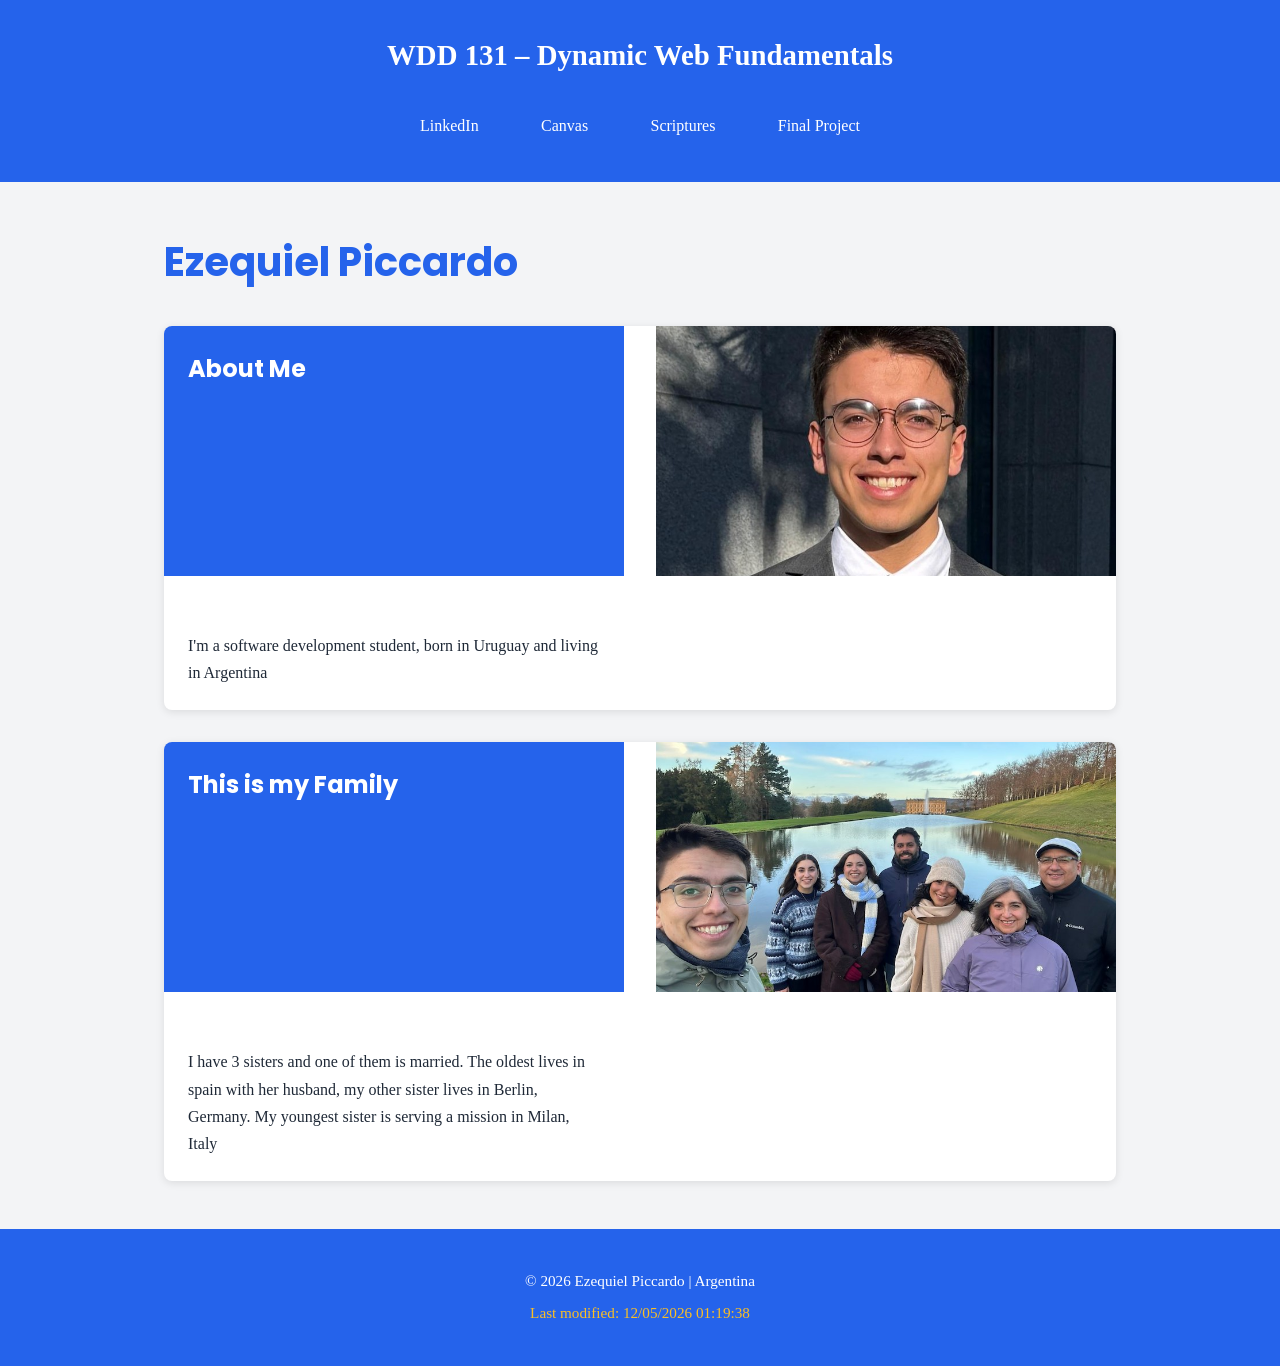
<file: index.html>
<!DOCTYPE html>
<html lang="en">
<head>
    <meta charset="UTF-8">
    <meta name="viewport" content="width=device-width, initial-scale=1.0">
    
    <meta name="description" content="Home Page for my WDD 131 course - Dynamic Web Fundamentals - And saying that I am Ezequiel Piccardo">
    <meta name="author" content="Eze Piccardo">
    <title>WDD 131 – Dynamic Web Fundamentals – Ezequiel Piccardo</title>

    <link rel="preconnect" href="https://fonts.googleapis.com">
    <link rel="preconnect" href="https://fonts.gstatic.com" crossorigin>
    <link href="https://fonts.googleapis.com/css2?family=Poppins:wght@400;600;700&family=Roboto:wght@400;500&display=swap" rel="stylesheet">
    <link rel="stylesheet" href="styles/base.css">
    <script src="scripts/getdates.js" defer></script>

</head>
<body>
    <header>
        <span id="course-title">WDD 131 – Dynamic Web Fundamentals</span>
        <nav>
            <a href="https://www.linkedin.com/in/ezequiel-piccardo" target="_blank">LinkedIn</a>
            <a href="https://byupw.instructure.com/profile" target="_blank">Canvas</a>
            <a href="https://www.churchofjesuschrist.org/study/scriptures/bofm/enos/1?lang=spa&id=p4#p4" target="_blank">Scriptures</a>
            <a href="#">Final Project</a>
        </nav> 
    </header>

    <main>
        <h1>Ezequiel Piccardo</h1>

        <section class="card">
            <h2>About Me</h2>
            <img src="images/profile.jpeg" alt="Profile picture">
            <p>I'm a software development student, born in Uruguay and living in Argentina</p>
        </section> 

        <section class="card">
            <h2>This is my Family</h2>
            <img src="images/my_family.jpg" alt="Family Piccardo">
            <p>I have 3 sisters and one of them is married. The oldest lives in spain with her husband, my other sister lives in Berlin, Germany. My youngest sister is serving a mission in Milan, Italy</p>
        </section>
    </main>

    <footer>
        <p>&copy; <span id="currentyear"></span> Ezequiel Piccardo | Argentina</p>
        <p id="lastModified"></p>
    </footer>
</body>
</html>
</file>
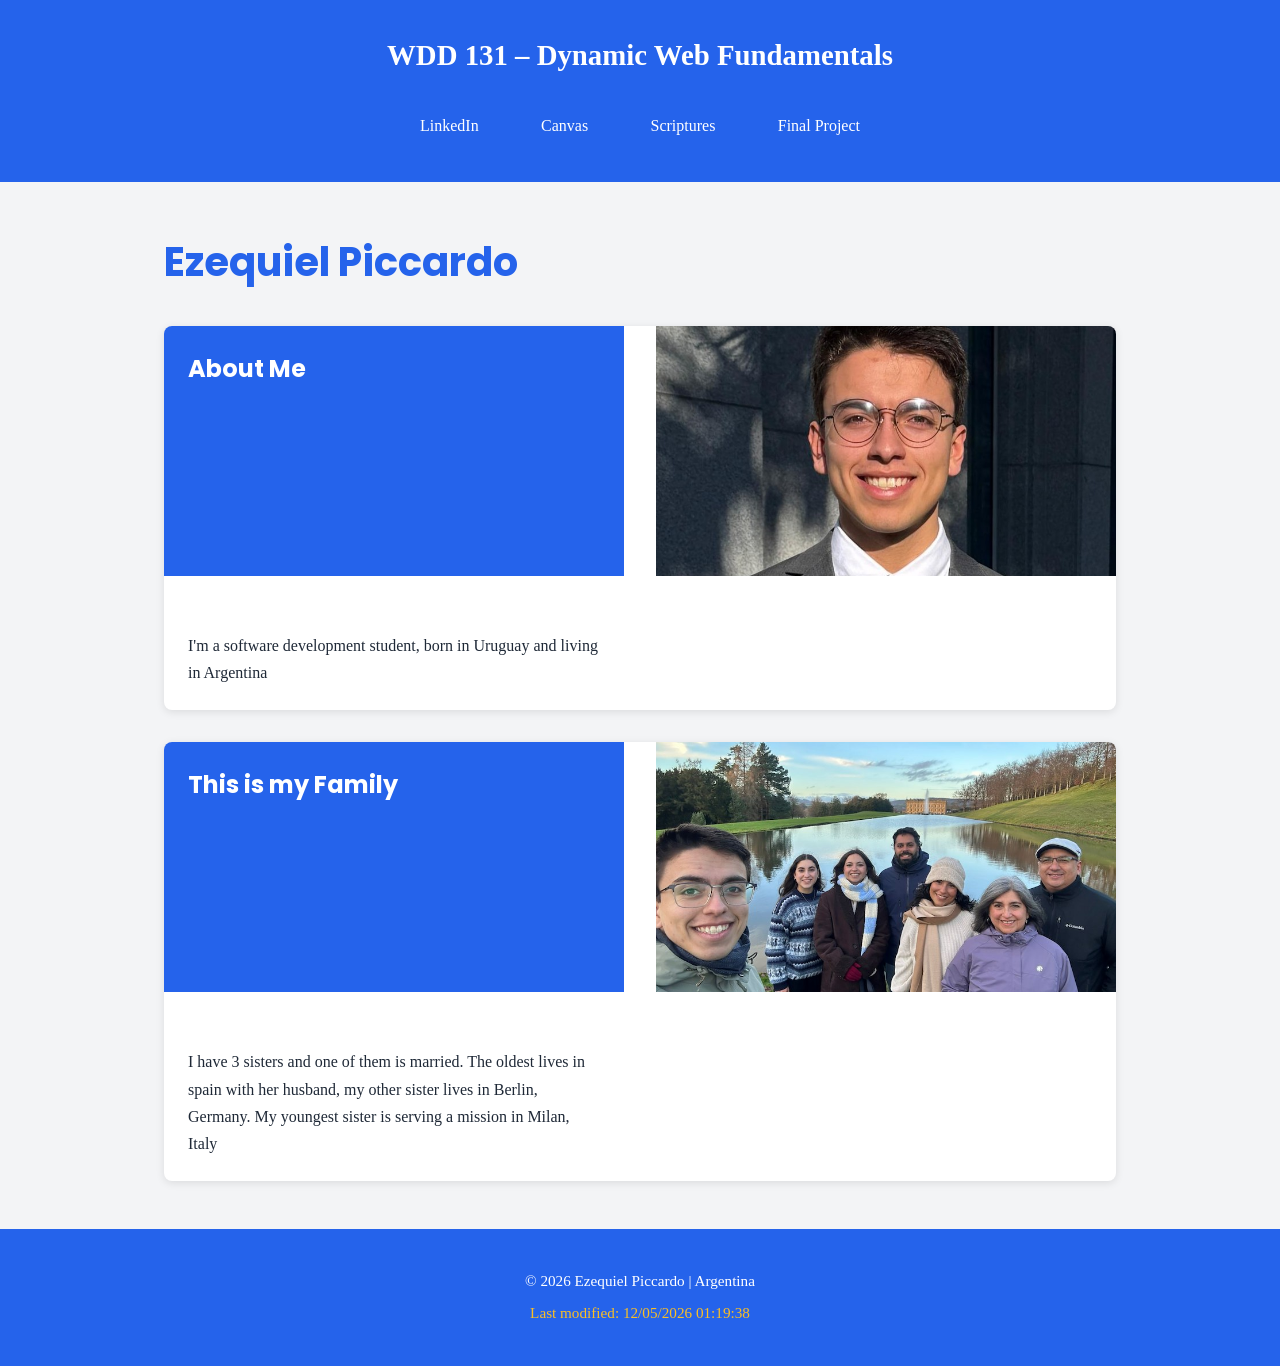
<file: Nueva carpeta/index.html>
<!DOCTYPE html>
<html lang="en">
<head>
    <meta charset="UTF-8">
    <meta name="viewport" content="width=device-width, initial-scale=1.0">
    
    <meta name="description" content="Home Page for my WDD 131 course - Dynamic Web Fundamentals - And saying that I am Ezequiel Piccardo">
    <meta name="author" content="Eze Piccardo">
    <title>WDD 131 – Dynamic Web Fundamentals – Ezequiel Piccardo</title>

    <link rel="preconnect" href="https://fonts.googleapis.com">
    <link rel="preconnect" href="https://fonts.gstatic.com" crossorigin>
    <link href="https://fonts.googleapis.com/css2?family=Poppins:wght@400;600;700&family=Roboto:wght@400;500&display=swap" rel="stylesheet">
    <link rel="stylesheet" href="styles/base.css">
    <script src="scripts/getdates.js" defer></script>

</head>
<body>
    <header>
        <span id="course-title">WDD 131 – Dynamic Web Fundamentals</span>
        <nav>
            <a href="https://www.linkedin.com/in/ezequiel-piccardo" target="_blank">LinkedIn</a>
            <a href="https://byupw.instructure.com/profile" target="_blank">Canvas</a>
            <a href="https://www.churchofjesuschrist.org/study/scriptures/bofm/enos/1?lang=spa&id=p4#p4" target="_blank">Scriptures</a>
            <a href="#">Final Project</a>
        </nav> 
    </header>

    <main>
        <h1>Ezequiel Piccardo</h1>

        <section class="card">
            <h2>About Me</h2>
            <img src="images/profile.jpeg" alt="Profile picture">
            <p>I'm a software development student, born in Uruguay and living in Argentina</p>
        </section> 

        <section class="card">
            <h2>This is my Family</h2>
            <img src="images/my_family.jpg" alt="Family Piccardo">
            <p>I have 3 sisters and one of them is married. The oldest lives in spain with her husband, my other sister lives in Berlin, Germany. My youngest sister is serving a mission in Milan, Italy</p>
        </section>
    </main>

    <footer>
        <p>&copy; <span id="currentyear"></span> Ezequiel Piccardo | Argentina</p>
        <p id="lastModified"></p>
    </footer>
</body>
</html>
</file>
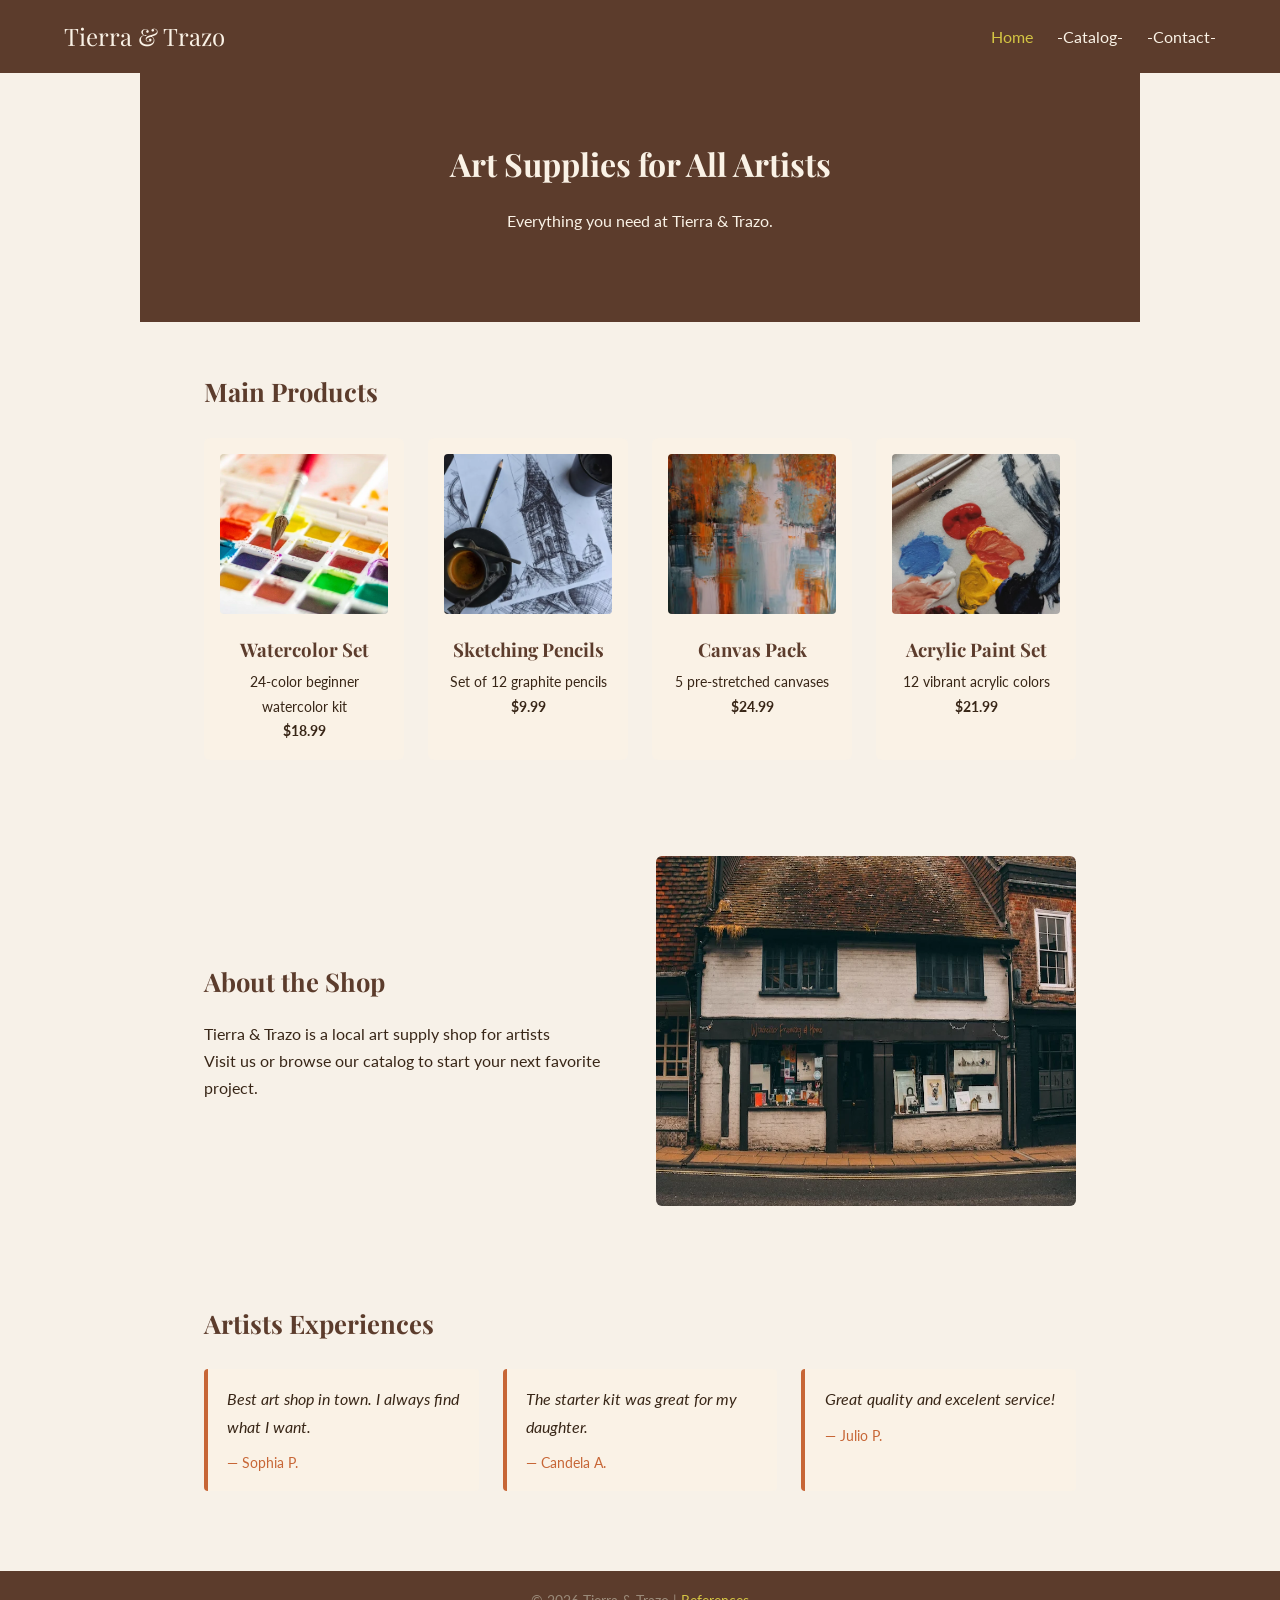
<file: program/index.html>
<!DOCTYPE html>
<html lang="en">
<head>
  <meta charset="UTF-8" />
  <meta name="viewport" content="width=device-width, initial-scale=1.0" />
  <title>Tierra & Trazo</title>
  <link rel="preconnect" href="https://fonts.googleapis.com" />
  <link rel="preconnect" href="https://fonts.gstatic.com" crossorigin />
  <link href="https://fonts.googleapis.com/css2?family=Playfair+Display:wght@400;700&family=Lato:wght@400;700&display=swap" rel="stylesheet" />
  <meta name="description" content="Tierra and Trazo is a local art supply shop offering paints, brushes, canvases, and more for artists of all levels." />
  <meta name="author" content="Ezequiel Piccardo" />
  <link rel="stylesheet" href="styles/main.css" />
</head>

<body>
  <header>

    <div class="header-inner">
      <a href="index.html" class="logo">Tierra &amp; Trazo</a>
      <nav>
        <ul>
          <li><a href="index.html" class="active">Home</a></li>
          <li><a href="catalog.html">-Catalog-</a></li>
          <li><a href="contact.html">-Contact-</a></li>
        </ul>
      </nav>
    </div>

  </header>

  <main>
    <section class="hero">
      <h1>Art Supplies for All Artists</h1>
      <p>Everything you need at Tierra &amp; Trazo.</p>
    </section>

    <section>
      <h2>Main Products</h2>
      <div class="product-grid" id="featured-grid"></div>
    </section>
    <section class="about-section">

      <div class="about-content">
        <div>
          <h2>About the Shop</h2>
          <p>Tierra &amp; Trazo is a local art supply shop for artists</p>
          <p>Visit us or browse our catalog to start your next favorite project.</p>
        </div>
        <img src="images/about.webp" alt="Tierra and Trazo shop" loading="lazy" width="500" height="350" />
      </div>
    </section>

    <section>
      <h2>Artists Experiences</h2>
      <div class="testimonial-grid" id="testimonial-grid"></div>
    </section>
  </main>

  <footer>
    <p>&copy; <span id="year"></span> Tierra &amp; Trazo | <a href="references.html">References</a></p>
  </footer>
  
  <script src="scripts/main.js" defer></script>
</body>
</html>
</file>
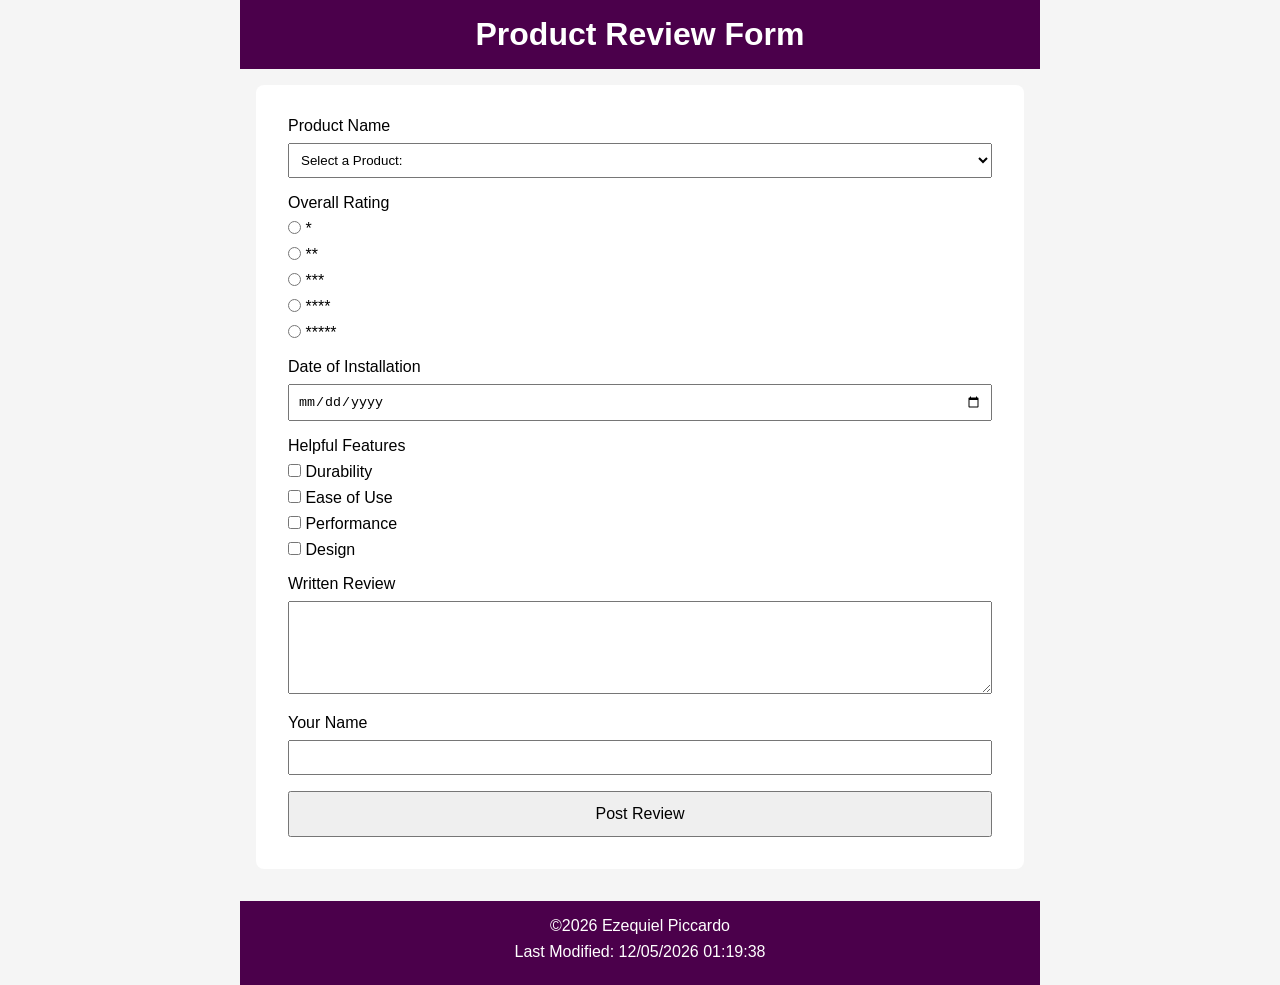
<file: form.html>
<!DOCTYPE html>
<html lang="en">
<head>
    <meta charset="UTF-8">
    <meta name="viewport" content="width=device-width, initial-scale=1.0">
    <meta name="description" content="Product Review Form">
    <title>- Product Review Form -</title>

    <link rel="stylesheet" href="styles/form.css">
    <script src="scripts/form_script.js" defer></script>
</head>
<body>

<header>
    <h1>Product Review Form</h1>
</header>

<main>

<form method="get" action="review.html">

    <div class="form-group">
        <label for="productName">
            Product Name
        </label>

        <select id="productName" name="productName" required>
            <option value="" selected disabled>
                Select a Product:
            </option>
        </select>

    </div>

    <div class="form-group">

        <p>Overall Rating</p>

        <label>
            <input type="radio" id="rating1" name="rating" value="1" required>
            *
        </label>
        <label>
            <input type="radio" id="rating2" name="rating" value="2" required>
            **
        </label>

        <label>
            <input type="radio" id="rating3" name="rating" value="3" required>
            ***
        </label>
        <label>
            <input type="radio" id="rating4" name="rating" value="4" required>
            ****
        </label>

        <label>
            <input type="radio" id="rating5" name="rating" value="5" required>
            *****
        </label>
    </div>

    <div class="form-group">
        
        <label for="installDate">
            Date of Installation
        </label>

        <input
            type="date"
            id="installDate"
            name="installDate">
    </div>

    <div class="form-group">

        <p>Helpful Features</p>

        <label>

            <input type="checkbox"
                id="durability"
                name="features"
                value="Durability">

            Durability
        </label>

        <label>
            <input type="checkbox"
                id="easeofuse"
                name="features"
                value="Ease of Use">

            Ease of Use
        </label>

        <label>

            <input type="checkbox"
                id="performance"
                name="features"
                value="Performance">

            Performance
        </label>


        <label>
            <input type="checkbox"
                id="design"
                name="features"
                value="Design">
            Design
        </label>
    </div>

    <div class="form-group">

        <label for="review">
            Written Review
        </label>

        <textarea
            id="review"
            name="review"
            rows="5"></textarea>

    </div>

    <div class="form-group">

        <label for="userName">
            Your Name
        </label>

        <input
            type="text"
            id="userName"
            name="userName">

    </div>

    <input
        type="submit"
        value="Post Review">
</form>

</main>

<footer>
    <p>&copy;2026 Ezequiel Piccardo</p>
    <p id="lastModified"></p>
</footer>

</body>
</html>
</file>
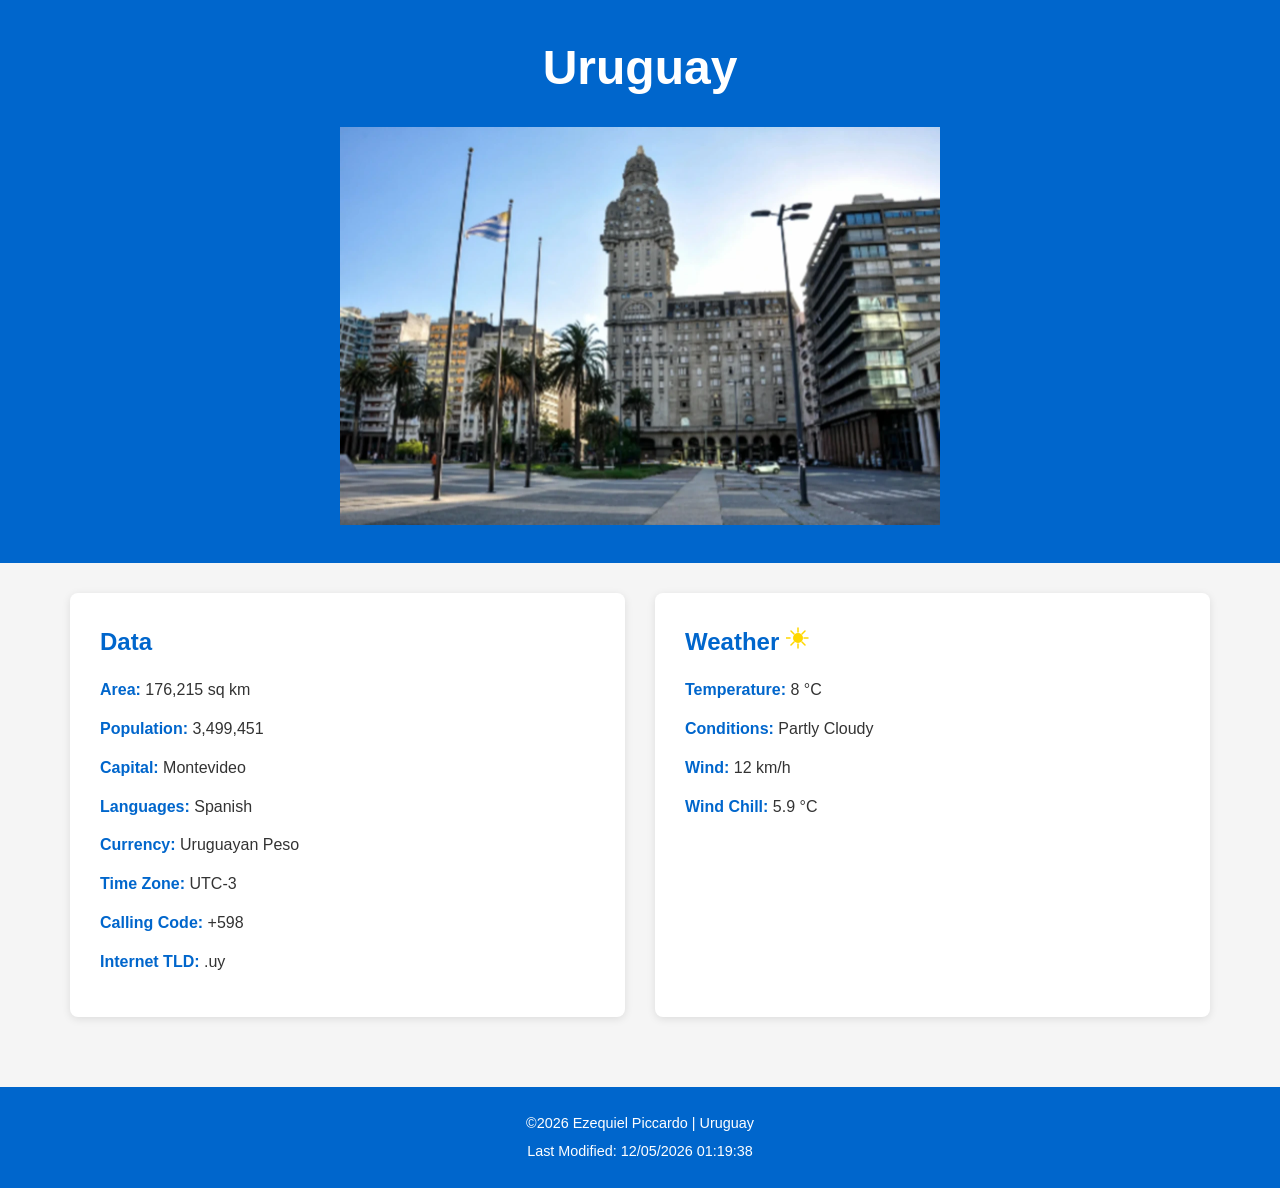
<file: place.html>
<!DOCTYPE html>
<html lang="es">
<head>
    <meta charset="UTF-8">
    <meta name="viewport" content="width=device-width, initial-scale=1.0">
    <title>Uruguay</title>
    <meta name="description" content="This is Uruguay, located in South America. It has a beautiful culture, landscapes and food.">
    <meta name="author" content="Ezequiel Piccardo">

    <link rel="stylesheet" href="styles/place.css">
</head>
<body>
    <header>
        <h1>Uruguay</h1>
        <img srcset="
            images/uruguay-small.webp 480w,
            images/uruguay-medium.webp 768w,
            images/uruguay-large.webp 1200w"
            sizes="100vw"
            src="images/uruguay-large.webp"
            alt="Photo of the Palacio Salvo in Montevideo, Uruguay">
    </header>

    <main>
        <section class="data">
            <h2>Data</h2>
            <p><strong>Area:</strong> 176,215 sq km</p>
            <p><strong>Population:</strong> 3,499,451</p>
            <p><strong>Capital:</strong> Montevideo</p>
            <p><strong>Languages:</strong> Spanish</p>
            <p><strong>Currency:</strong> Uruguayan Peso</p>
            <p><strong>Time Zone:</strong> UTC-3</p>
            <p><strong>Calling Code:</strong> +598</p>
            <p><strong>Internet TLD:</strong> .uy</p>
        </section>
        
        <section class="weather">
            <h2>Weather 
                <svg width="24" height="24" viewBox="0 0 24 24" xmlns="http://www.w3.org/2000/svg">
                    <circle cx="12" cy="12" r="5" fill="#FFD700"/>
                    <path d="M12 2v4M12 18v4M22 12h-4M4 12H0M19 5l-3 3M8 16l-3 3M19 19l-3-3M8 8l-3-3" stroke="#FFD700" stroke-width="1.5" stroke-linecap="round"/>
                </svg>
            </h2>
            <p><strong>Temperature:</strong> 8 °C</p>
            <p><strong>Conditions:</strong> Partly Cloudy</p>
            <p><strong>Wind:</strong> 12 km/h</p>
            <p><strong>Wind Chill:</strong> <span id="windchill">Calculando...</span></p>
        </section>
    </main>

    <footer>
        <p>&copy;<span id="year"></span> Ezequiel Piccardo | Uruguay</p>
        <p>Last Modified: <span id="lastModified"></span></p>
    </footer>

    <script defer src="scripts/place.js"></script>

</body>
</html>
</file>
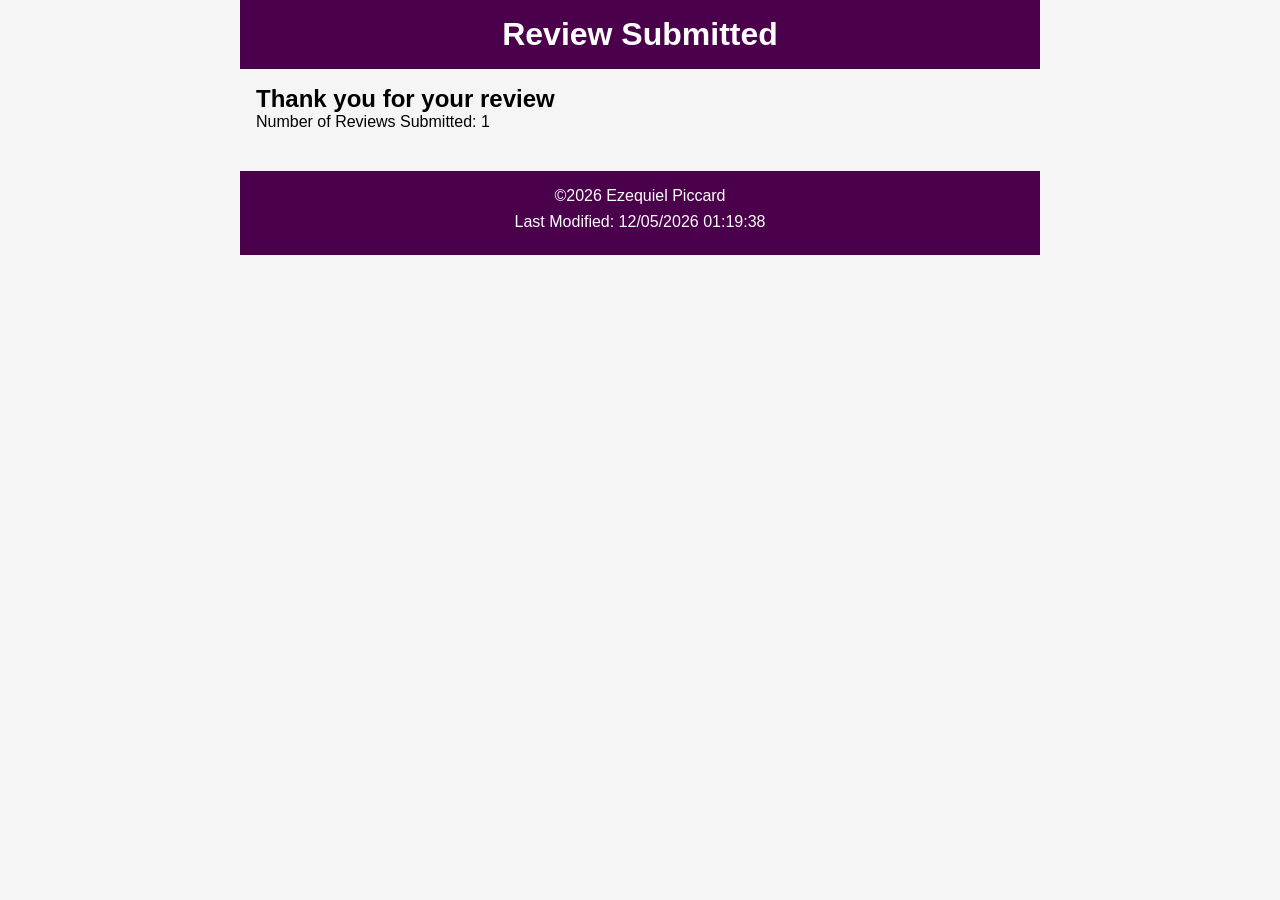
<file: review.html>
<!DOCTYPE html>
<html lang="en">
<head>
    <meta charset="UTF-8">
    <meta name="viewport" content="width=device-width, initial-scale=1.0">
    <meta name="description" content="Review Confirmation">
    <title>Review Submitted</title>

    <link rel="stylesheet" href="styles/form.css">
    <script src="scripts/review_script.js" defer></script>
</head>

<body>

<header>
    <h1>Review Submitted</h1>
</header>

<main>

    <h2>Thank you for your review</h2>

    <p>
        Number of Reviews Submitted:
        <span id="reviewCount">0</span>
    </p>

</main>

<footer>
    <p>&copy;2026 Ezequiel Piccard</p>
    <p id="lastModified"></p>
</footer>

</body>

</html>
</file>
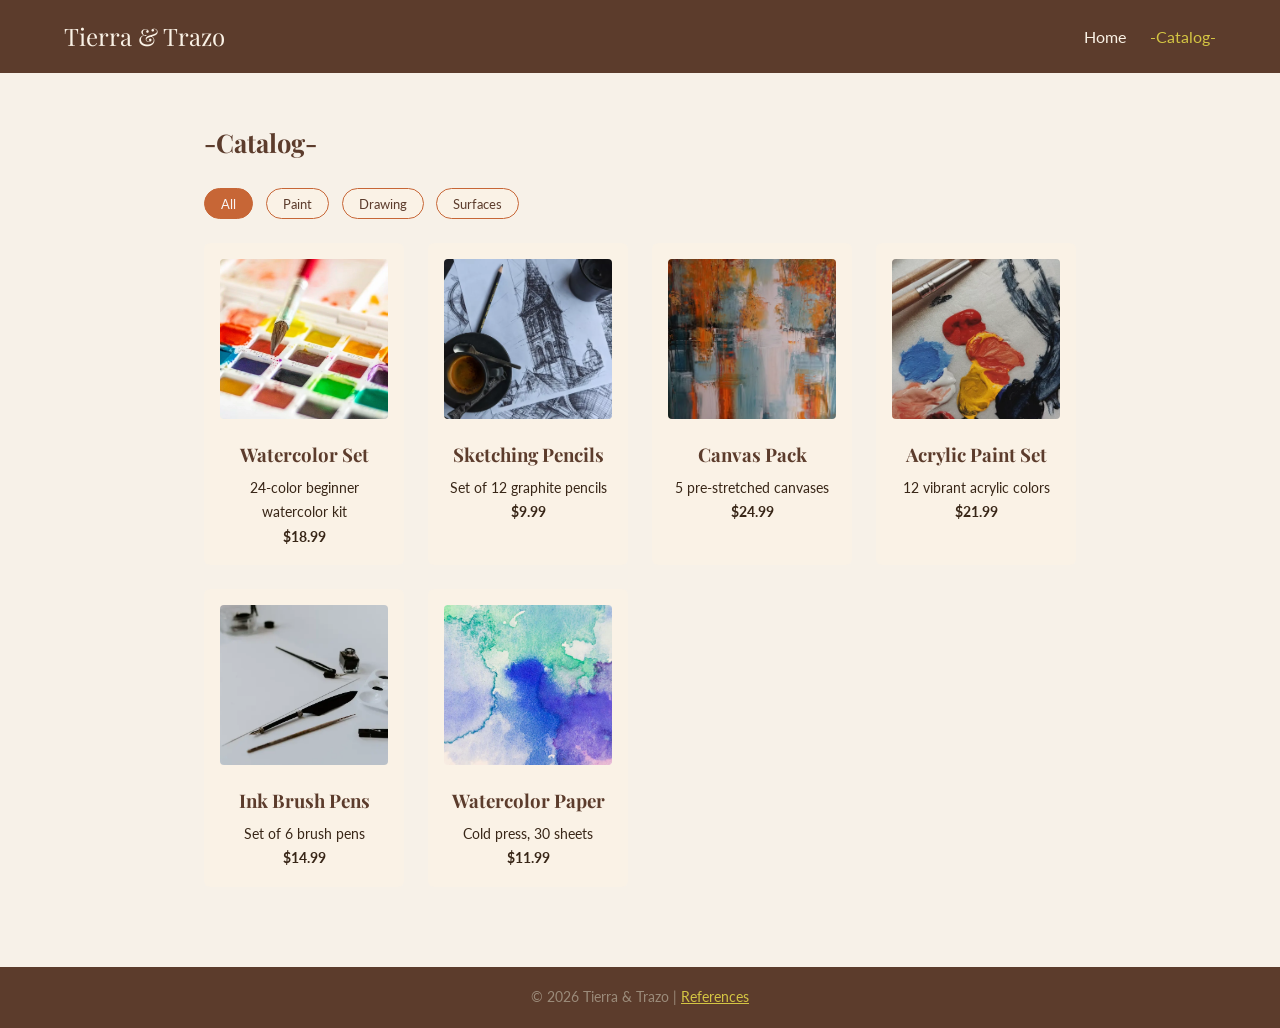
<file: program/catalog.html>
<!DOCTYPE html>
<html lang="en">
<head>
  <meta charset="UTF-8" />
  <meta name="viewport" content="width=device-width, initial-scale=1.0" />
  <title>Catalog | Tierra & Trazo</title>

  <link rel="preconnect" href="https://fonts.googleapis.com" />
  <link rel="preconnect" href="https://fonts.gstatic.com" crossorigin />
  <link href="https://fonts.googleapis.com/css2?family=Playfair+Display:wght@400;700&family=Lato:wght@400;700&display=swap" rel="stylesheet" />
  <link rel="stylesheet" href="styles/main.css" />
</head>

<body>
  <header>
    <div class="header-inner">
      <a href="index.html" class="logo">Tierra &amp; Trazo</a>

      <nav>
        <ul>
          <li><a href="index.html">Home</a></li>
          <li><a href="catalog.html" class ="active">-Catalog-</a></li>
        </ul>
      </nav>
    </div>
  </header>
  
    <section>
      <h2>-Catalog-</h2>
      <div class="filter-bar" id="filter-bar"></div>
      <div class="product-grid" id="catalog-grid"></div>
    </section>
  </main>

  <footer>
    <p>&copy; <span id="year"></span> Tierra &amp; Trazo | <a href="references.html">References</a></p>
  </footer>

  <script src="scripts/main.js"></script>
  <script src="scripts/catalog.js"></script>
</body>
</html>
</file>
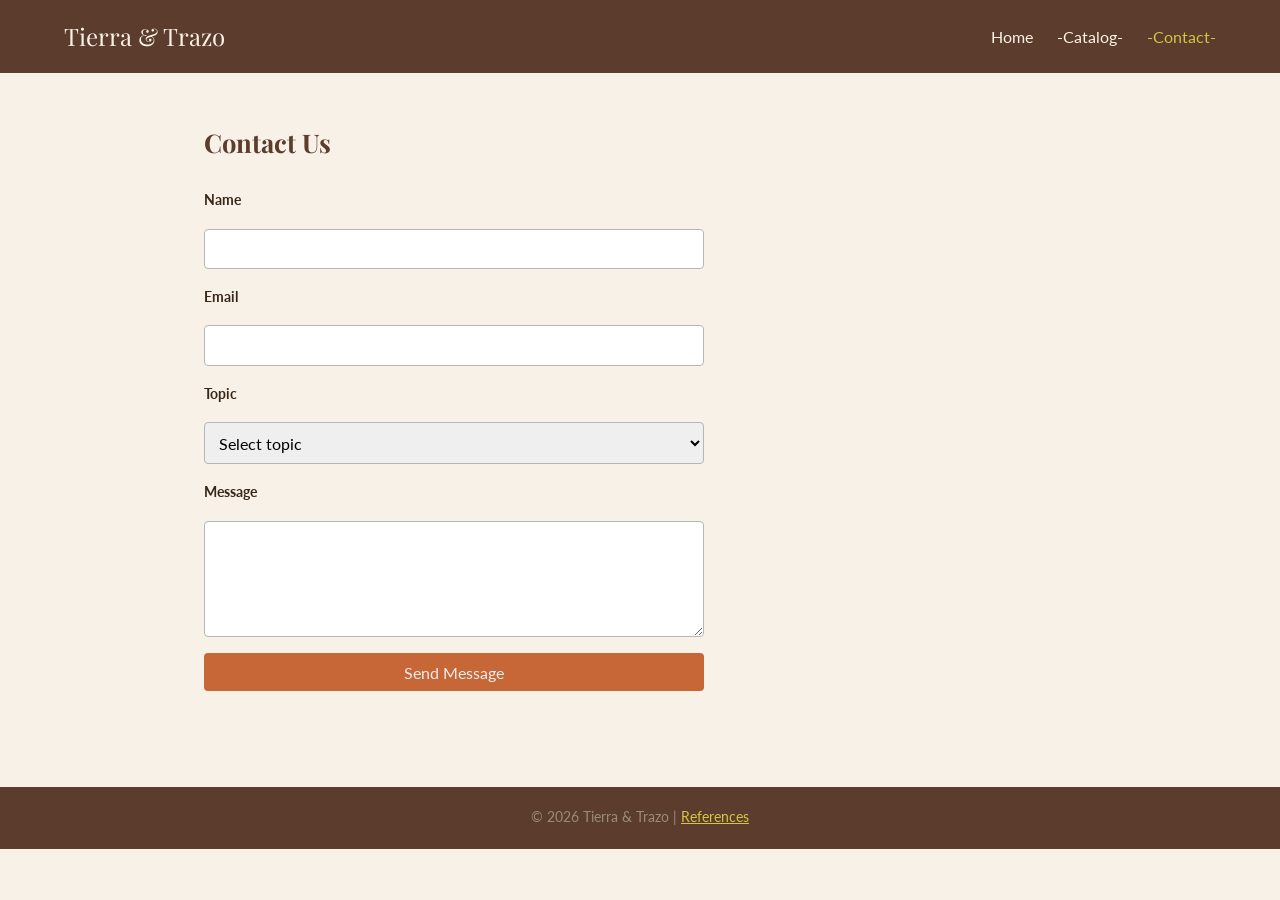
<file: program/contact.html>
<!DOCTYPE html>
<html lang="en">
<head>
  <meta charset="UTF-8" />
  <meta name="viewport" content="width=device-width, initial-scale=1.0" />
  <title>Contact | Tierra & Trazo</title>
  <link rel="preconnect" href="https://fonts.googleapis.com" />
  <link rel="preconnect" href="https://fonts.gstatic.com" crossorigin />
  <link href="https://fonts.googleapis.com/css2?family=Playfair+Display:wght@400;700&family=Lato:wght@400;700&display=swap" rel="stylesheet" />
  <link rel="stylesheet" href="styles/main.css" />
</head>
<body>
  <header>
    <div class="header-inner">

      <a href="index.html" class="logo">Tierra &amp; Trazo</a>

      <nav>
        <ul>
          <li><a href="index.html">Home</a></li>
          <li><a href="catalog.html">-Catalog-</a></li>
          <li><a href="contact.html" class="active">-Contact-</a></li>
        </ul>
      </nav>

    </div>

  </header>
  <main>
    <section>
      <h2>Contact Us</h2>
      <p id="welcome-msg"></p>
      <form id="contact-form">

        <label for="name">Name</label>
        <input type="text" id="name" name="name" required />
        <label for="email">Email</label>
        <input type="email" id="email" name="email" required />
        <label for="topic">Topic</label>

        <select id="topic" name="topic" required>
          <option value="">Select topic</option>
          <option value="products">Products</option>
          <option value="orders">Orders</option>
        </select>

        <label for="message">Message</label>
        <textarea id="message" name="message" rows="5" required></textarea>
        <button type="submit" class="btn">Send Message</button>
        
      </form>

      <p id="form-response"></p>
    </section>
  </main>

  <footer>
    <p>&copy; <span id="year"></span> Tierra &amp; Trazo | <a href="references.html">References</a></p>
  </footer>
  <script src="scripts/main.js"></script>
  <script src="scripts/contact.js"></script>
</body>
</html>
</file>
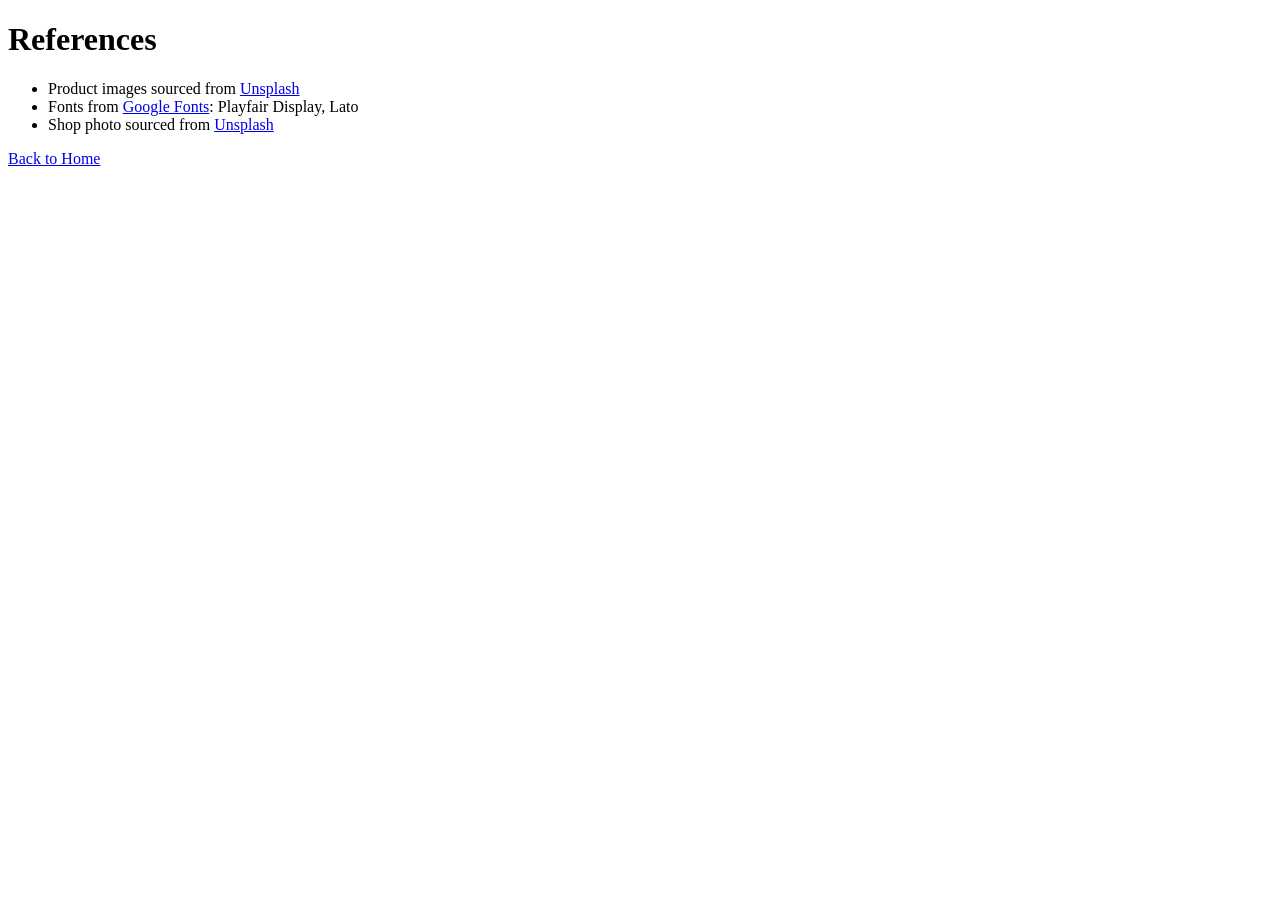
<file: program/references.html>
<!DOCTYPE html>
<html lang="en">
<head>
  <meta charset="UTF-8"/>
  <meta name="viewport" content="width=device-width, initial-scale=1.0"/>
  <title>References | Tierra & Trazo</title>
</head>

<body>

  <h1>References</h1>

  <ul>
    <li>Product images sourced from <a href="https://unsplash.com">Unsplash</a></li>
    <li>Fonts from <a href="https://fonts.google.com">Google Fonts</a>: Playfair Display, Lato</li>
    <li>Shop photo sourced from <a href="https://unsplash.com">Unsplash</a></li>
  </ul>

  <p><a href="index.html">Back to Home</a></p>

</body>
</html>
</file>
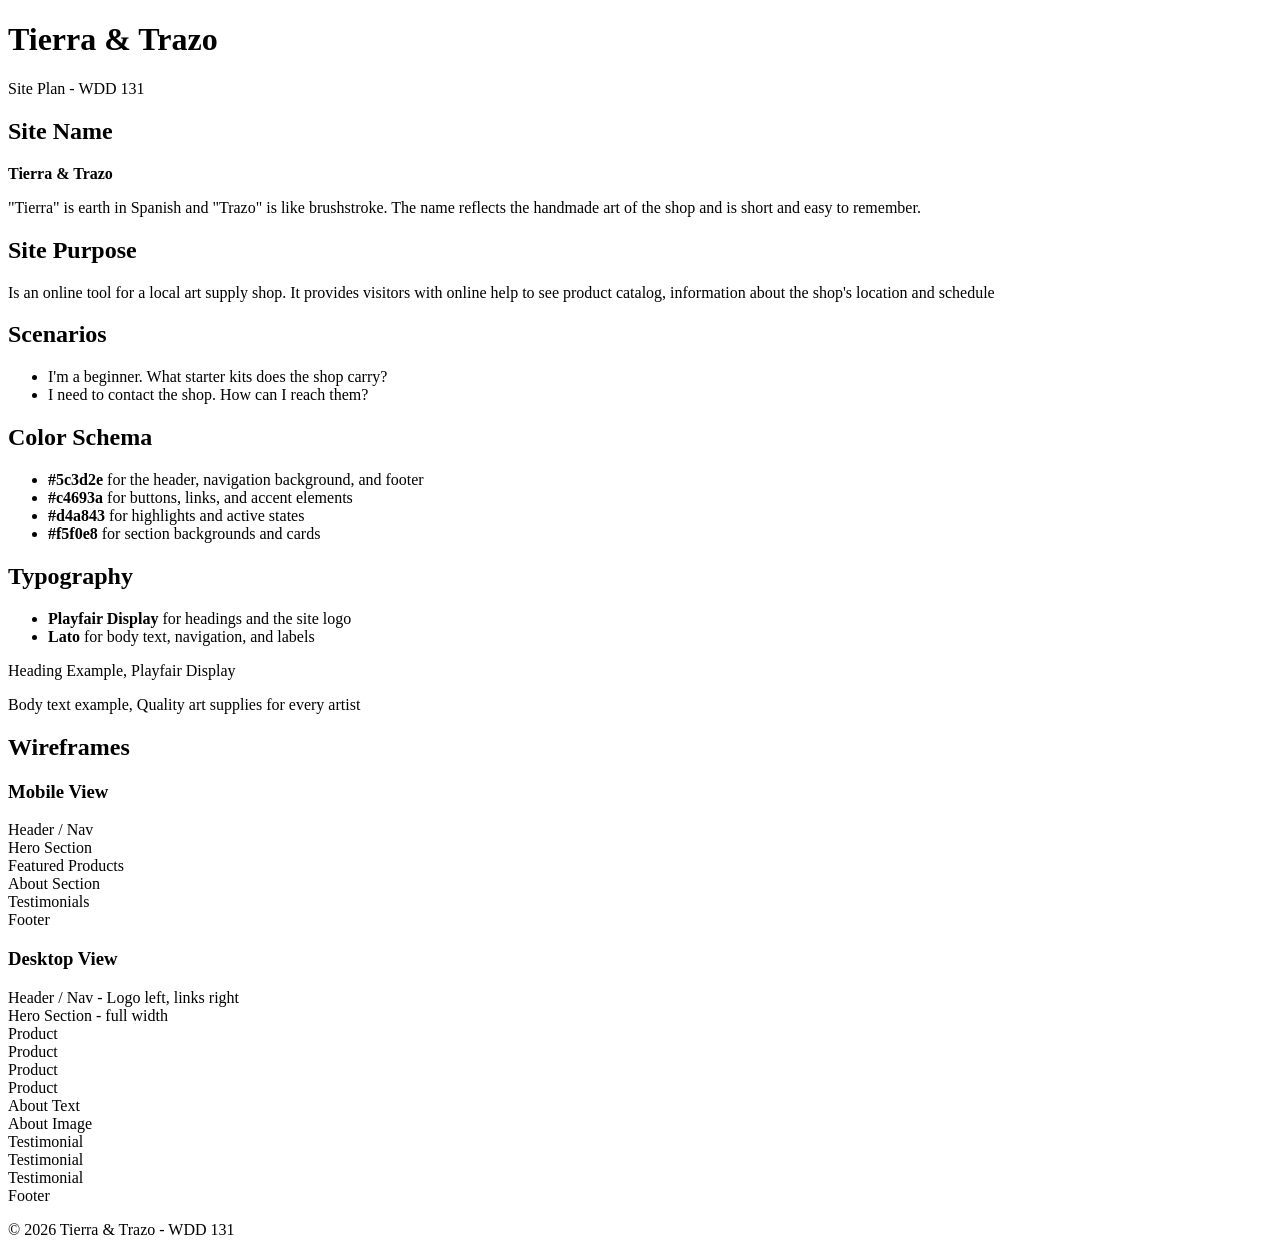
<file: program/siteplan.html>
<!DOCTYPE html>
<html lang="en">
<head>
  <meta charset="UTF-8" />
  <meta name="viewport" content="width=device-width, initial-scale=1.0" />
  <title>Site Plan | Tierra & Trazo</title>
  <link rel="preconnect" href="https://fonts.googleapis.com" />
  <link rel="preconnect" href="https://fonts.gstatic.com" crossorigin />
  <link href="https://fonts.googleapis.com/css2?family=Playfair+Display:wght@400;700&family=Lato:wght@400;700&display=swap" rel="stylesheet" />
  <link rel="stylesheet" href="siteplan.html" />
</head>
<body>

  <header>
    <h1>Tierra &amp; Trazo</h1>
    <p>Site Plan - WDD 131</p>
  </header>

  <main>
    <section>
      <h2>Site Name</h2>

      <p><strong>Tierra &amp; Trazo</strong></p>
      <p>"Tierra" is earth in Spanish and "Trazo" is like brushstroke. The name reflects the handmade art of the shop and is short and easy to remember.</p>
    </section>
    <section>
      <h2>Site Purpose</h2>
      <p>Is an online tool for a local art supply shop. It provides visitors with online help to see product catalog, information about the shop's location and schedule</p>
    </section>

    <section>
      <h2>Scenarios</h2>

      <ul>
        <li>I'm a beginner. What starter kits does the shop carry?</li>
        <li>I need to contact the shop. How can I reach them?</li>
      </ul>
    </section>
    <section>
      <h2>Color Schema</h2>
      <ul>
        <li><strong>#5c3d2e</strong> for the header, navigation background, and footer</li>
        <li><strong>#c4693a</strong> for buttons, links, and accent elements</li>
        <li><strong>#d4a843</strong> for highlights and active states</li>
        <li><strong>#f5f0e8</strong> for section backgrounds and cards</li>
      </ul>
    </section>

    <section>
      <h2>Typography</h2>
      <ul>
        <li><strong>Playfair Display</strong> for headings and the site logo</li>
        <li><strong>Lato</strong> for body text, navigation, and labels</li>
      </ul>
      <p class="font-display">Heading Example, Playfair Display</p>
      <p class="font-body">Body text example, Quality art supplies for every artist</p>
    </section>

    <section>
      <h2>Wireframes</h2>
      <h3>Mobile View</h3>
      <div class="wireframe">
        <div class="wf-block wf-header">Header / Nav</div>
        <div class="wf-block wf-hero">Hero Section</div>
        <div class="wf-block">Featured Products</div>
        <div class="wf-block">About Section</div>
        <div class="wf-block">Testimonials</div>
        <div class="wf-block wf-footer">Footer</div>
      </div>

      <h3>Desktop View</h3>
      <div class="wireframe wf-wide">
        <div class="wf-block wf-header">Header / Nav - Logo left, links right</div>
        <div class="wf-block wf-hero">Hero Section - full width</div>
        <div class="wf-row">

          <div class="wf-block">Product</div>
          <div class="wf-block">Product</div>
          <div class="wf-block">Product</div>
          <div class="wf-block">Product</div>
        </div>
        <div class="wf-row">
          <div class="wf-block">About Text</div>
          <div class="wf-block">About Image</div>
        </div>
        <div class="wf-row">
          <div class="wf-block">Testimonial</div>
          <div class="wf-block">Testimonial</div>
          <div class="wf-block">Testimonial</div>
        </div>
        <div class="wf-block wf-footer">Footer</div>
      </div>

    </section>

  </main>

  <footer>
    <p>&copy; <span id="year"></span> Tierra &amp; Trazo - WDD 131</p>
  </footer>

  <script>
    document.getElementById('year').textContent = new Date().getFullYear();
  </script>

</body>
</html>
</file>
<file: styles/base.css>
:root {
    --primary-color: #2563eb;
    --primary-hover:#1d4ed8;
    --text-color: #1f2937;
    --light-bg: #f3f4f6;
    --border-color: #e5e7eb;
    --white: #ffffff;
}
*{
    margin: 0;
    padding: 0 ;     
    box-sizing: border-box;

} 

body{
    font-family: Georgia, 'Times New Roman', Times, serif;
    color:  var(--text-color);
    line-height: 1.6;
    background-color: var(--light-bg);
}

header{
    background-color: var(--primary-color);
    color: var(--white);
    padding: 2rem;
    text-align: center;
}

#course-title {
    display: block;
    font-family: 'Times New Roman', Times, serif;
    font-size: 1.8rem;
    font-weight: 700;
    margin-bottom: 1.5rem;
}

nav{
    display: flex;
    justify-content: center;
    gap: 1.5rem;
    flex-wrap: wrap;
}
nav a{
    color: var(--white);
    text-decoration: none;
    padding: 0.7rem 1.2rem;
    border-radius: 5px;
    transition: all 0.3s ease;
    font-weight: 500;
}
nav a:hover {
    background-color: var(--primary-hover);
    transform: translateY(-3px);
    box-shadow: 0 4px 8px rgba(0,0,0,0.2);
}

main{
    max-width: 1000px;
    margin:3rem auto;
    padding: 0 1.5rem;
}

main h1 {
    font-family: 'Poppins', sans-serif;
    font-size: 2.5rem;
    margin-bottom: 2rem;
    color: var(--primary-color);
}

main > section{
    display: grid;
    grid-template-columns: repeat(auto-fit, minmax(300px,1fr));
    gap: 2rem;
    margin-bottom: 2rem;
}

.card {
    background-color: var(--white);
    border-radius: 8px;
    overflow: hidden;
    box-shadow: 0 2px 8px rgba(0, 0, 0, 0.1);
    transition: transform 0.3s ease, box-shadow 0.3s ease;
}
.card:hover {
    transform: translateY(-5px);
    box-shadow: 0 8px 16px rgba(0, 0, 0, 0.15);
}
 
.card h2 {
    font-family: 'Poppins', sans-serif;
    font-size: 1.5rem;
    color: var(--white);
    background-color: var(--primary-color);
    padding: 1.5rem;
    margin: 0;
}

.card img{
    width: 100%;
    height: 250px;
    object-fit: cover;
    display: block;
}

.card p{
    padding: 1.5rem;
    color: var(--text-color);
    line-height: 1.7;
    font-size: 1rem;

}

footer{
    background-color: var(--primary-color);
    color: var(--white);
    text-align: center;
    padding: 2rem;
    margin-top: 3rem;
}
 
footer p {
    margin: 0.5rem 0;
    font-size: 0.95rem;
}

footer #lastModified {
    color: #fbbf24;
}

@media (max-width:768px){
    #course-title{
        font-size: 1.3rem;
        margin-bottom: 1rem;

    }
    main h1{
    font-size: 1.8rem;
    margin-bottom: 1.5rem;
    }
    nav {
        gap: 0.5rem;
        flex-direction: column;
        align-items: stretch;
    }
 
    nav a {
        text-align: center;
        width: 100%;
        padding: 0.8rem;
    }
 
    .card img {
        height: 200px;
    }
 
    main {
        margin: 2rem auto;
    }
}
</file>
<file: Nueva carpeta/styles/base.css>
:root {
    --primary-color: #2563eb;
    --primary-hover:#1d4ed8;
    --text-color: #1f2937;
    --light-bg: #f3f4f6;
    --border-color: #e5e7eb;
    --white: #ffffff;
}
*{
    margin: 0;
    padding: 0 ;     
    box-sizing: border-box;

} 

body{
    font-family: Georgia, 'Times New Roman', Times, serif;
    color:  var(--text-color);
    line-height: 1.6;
    background-color: var(--light-bg);
}

header{
    background-color: var(--primary-color);
    color: var(--white);
    padding: 2rem;
    text-align: center;
}

#course-title {
    display: block;
    font-family: 'Times New Roman', Times, serif;
    font-size: 1.8rem;
    font-weight: 700;
    margin-bottom: 1.5rem;
}

nav{
    display: flex;
    justify-content: center;
    gap: 1.5rem;
    flex-wrap: wrap;
}
nav a{
    color: var(--white);
    text-decoration: none;
    padding: 0.7rem 1.2rem;
    border-radius: 5px;
    transition: all 0.3s ease;
    font-weight: 500;
}
nav a:hover {
    background-color: var(--primary-hover);
    transform: translateY(-3px);
    box-shadow: 0 4px 8px rgba(0,0,0,0.2);
}

main{
    max-width: 1000px;
    margin:3rem auto;
    padding: 0 1.5rem;
}

main h1 {
    font-family: 'Poppins', sans-serif;
    font-size: 2.5rem;
    margin-bottom: 2rem;
    color: var(--primary-color);
}

main > section{
    display: grid;
    grid-template-columns: repeat(auto-fit, minmax(300px,1fr));
    gap: 2rem;
    margin-bottom: 2rem;
}

.card {
    background-color: var(--white);
    border-radius: 8px;
    overflow: hidden;
    box-shadow: 0 2px 8px rgba(0, 0, 0, 0.1);
    transition: transform 0.3s ease, box-shadow 0.3s ease;
}
.card:hover {
    transform: translateY(-5px);
    box-shadow: 0 8px 16px rgba(0, 0, 0, 0.15);
}
 
.card h2 {
    font-family: 'Poppins', sans-serif;
    font-size: 1.5rem;
    color: var(--white);
    background-color: var(--primary-color);
    padding: 1.5rem;
    margin: 0;
}

.card img{
    width: 100%;
    height: 250px;
    object-fit: cover;
    display: block;
}

.card p{
    padding: 1.5rem;
    color: var(--text-color);
    line-height: 1.7;
    font-size: 1rem;

}

footer{
    background-color: var(--primary-color);
    color: var(--white);
    text-align: center;
    padding: 2rem;
    margin-top: 3rem;
}
 
footer p {
    margin: 0.5rem 0;
    font-size: 0.95rem;
}

footer #lastModified {
    color: #fbbf24;
}

@media (max-width:768px){
    #course-title{
        font-size: 1.3rem;
        margin-bottom: 1rem;

    }
    main h1{
    font-size: 1.8rem;
    margin-bottom: 1.5rem;
    }
    nav {
        gap: 0.5rem;
        flex-direction: column;
        align-items: stretch;
    }
 
    nav a {
        text-align: center;
        width: 100%;
        padding: 0.8rem;
    }
 
    .card img {
        height: 200px;
    }
 
    main {
        margin: 2rem auto;
    }
}
</file>
<file: program/styles/main.css>
:root {
  --bark: #5c3c2c;
  --terracotta: #c76636;
  --ochre: #d4c543;
  --cream: #faf2e6;
}

* { box-sizing: border-box; margin: 0; padding: 0; }
body {
  font-family: 'Lato', sans-serif;
  background-color: #f7f1e8;
  color: #382617;
  line-height: 1.7;
}

header {
  background-color: var(--bark);
  padding: 1rem 5%;
}
.header-inner {
  display: flex;
  align-items: center;
  justify-content: space-between;

}

.logo {
  font-family: 'Playfair Display', serif;
  color: var(--cream);
  font-size: 1.5rem;
  text-decoration: none;
}

nav ul {
  list-style: none;
  display: flex;
  gap: 1.5rem;
}
nav a {
  color: var(--cream);
  text-decoration: none;
}
nav a:hover, nav a.active {
  color: var(--ochre);
}

.hero {
  background-color: var(--bark);
  color: var(--cream);
  padding: 4rem 5%;
  text-align: center;
}
.hero h1 {
  font-family: 'Playfair Display', serif;
  font-size: 2rem;
  margin-bottom: 1rem;
}
.hero p { margin-bottom: 1.5rem; }

.btn {
  background-color: var(--terracotta);
  color: rgb(239, 238, 238);
  padding: 0.6rem 1.4rem;
  border: none;
  border-radius: 4px;
  text-decoration: none;
  cursor: pointer;
  font-family: 'Lato', sans-serif;
  font-size: 1rem;
  display: inline-block;
}
.btn:hover { background-color: var(--ochre); color: var(--bark); }

section {
  padding: 3rem 5%;
  max-width: 1000px;
  margin: 0 auto;
}
section h2 {
  font-family: 'Playfair Display', serif;
  font-size: 1.6rem;
  color: var(--bark);
  margin-bottom: 1.5rem;
}

.product-grid {
  display: grid;
  grid-template-columns: repeat(auto-fit, minmax(200px, 1fr));
  gap: 1.5rem;
}
.product-card {
  background: var(--cream);
  border-radius: 6px;
  padding: 1rem;
  text-align: center;
}
.product-card img {
  width: 100%;
  height: 160px;
  object-fit: cover;
  border-radius: 4px;
  margin-bottom: 0.8rem;
}
.product-card h3 {
  font-family: 'Playfair Display', serif;
  color: var(--bark);
  margin-bottom: 0.3rem;
}
.product-card p { font-size: 0.9rem; }

.about-section { padding: 3rem 5%; max-width: 1000px; margin: 0 auto; }
.about-content {
  display: grid;
  grid-template-columns: 1fr 1fr;
  gap: 2rem;
  align-items: center;
}
.about-content h2 {
  font-family: 'Playfair Display', serif;
  font-size: 1.6rem;
  color: var(--bark);
  margin-bottom: 1rem;
}
.about-content img {
  width: 100%;
  border-radius: 6px;
}

.testimonial-grid {
  display: grid;
  grid-template-columns: repeat(auto-fit, minmax(220px, 1fr));
  gap: 1.5rem;
}
.testimonial-card {
  background: var(--cream);
  border-left: 4px solid var(--terracotta);
  padding: 1rem 1.2rem;
  border-radius: 4px;
}
.testimonial-card p { font-style: italic; margin-bottom: 0.5rem; }
.testimonial-card span { font-size: 0.85rem; color: var(--terracotta); }

form {
  display: flex;
  flex-direction: column;
  gap: 1rem;
  max-width: 500px;
}

label { font-weight: bold; font-size: 0.9rem; }

input, select, textarea {
  width: 100%;
  padding: 0.6rem;
  border: 1px solid #b7b6b6;
  border-radius: 4px;
  font-family: 'Lato', sans-serif;
  font-size: 1rem;
}

.filter-bar {
  display: flex;
  gap: 0.8rem;
  flex-wrap: wrap;
  margin-bottom: 1.5rem;
}
.filter-btn {
  background: var(--cream);
  border: 1px solid var(--terracotta);
  color: var(--bark);
  padding: 0.4rem 1rem;
  border-radius: 20px;
  cursor: pointer;
  font-family: 'Lato', sans-serif;
}
.filter-btn.active, .filter-btn:hover {
  background: var(--terracotta);
  color: rgb(249, 245, 245);
}

footer {
  background-color: var(--bark);
  color: #9b8b7a;
  text-align: center;
  padding: 1.2rem;
  font-size: 0.85rem;
  margin-top: 2rem;
}
footer a { color: var(--ochre); }

#form-response {
  margin-top: 1rem;
  font-weight: bold;
  color: var(--terracotta);
}
@media (max-width: 600px) {
  .about-content { grid-template-columns: 1fr; }
  nav ul { gap: 1rem; }
}
</file>
<file: styles/form.css>
* {
    margin: 0;
    padding: 0;
    box-sizing: border-box;
}

body {
    font-family: Arial, sans-serif;
    max-width: 800px;
    margin: 0 auto;
    background-color: #f5f5f5;
}

header,
footer {
    background-color: #4b004b;
    color: white;
    text-align: center;
    padding: 1rem;
}

main {
    padding: 1rem;
}

form {
    background-color: white;
    padding: 1rem;
    border-radius: 8px;
}

.form-group {
    margin-bottom: 1rem;
}

label,
p {
    display: block;
    margin-bottom: .5rem;
}

input[type="text"],
input[type="date"],
select,
textarea {
    width: 100%;
    padding: .5rem;
}

input[type="submit"] {
    width: 100%;
    padding: .75rem;
    font-size: 1rem;
    cursor: pointer;
}

footer {
    margin-top: 1rem;
}

@media (min-width: 768px) {

    form {
        padding: 2rem;
    }

}
</file>
<file: styles/place.css>
:root {
    --primary-color: #0066CC;
    --secondary-color: #FFFFFF;
    --text-color: #333333;
    --light-bg: #f5f5f5;
}

* {
    margin: 0;
    padding: 0;
    box-sizing: border-box;
}

body {
    font-family: Arial, sans-serif;
    line-height: 1.6;
    color: var(--text-color);
    background-color: var(--light-bg);
}

header {
    background-color: var(--primary-color);
    color: white;
    padding: 20px;
    text-align: center;
}

header h1 {
    margin-bottom: 20px;
    font-size: 2.5em;
}

header img {
    width: 100%;
    max-width: 600px;
    height: auto;
}

main {
    display: grid;
    grid-template-columns: 1fr;
    gap: 20px;
    padding: 20px;
    max-width: 1200px;
    margin: 0 auto;
}

.data, .weather {
    background-color: var(--secondary-color);
    padding: 20px;
    border-radius: 8px;
    box-shadow: 0 2px 8px rgba(0, 0, 0, 0.1);
}

.data h2, .weather h2 {
    color: var(--primary-color);
    margin-bottom: 15px;
    font-size: 1.5em;
}

.data p, .weather p {
    margin-bottom: 10px;
    line-height: 1.8;
}

.data strong, .weather strong {
    color: var(--primary-color);
    font-weight: bold;
}

footer {
    background-color: var(--primary-color);
    color: white;
    padding: 20px;
    text-align: center;
    margin-top: 40px;
}

footer p {
    margin: 5px 0;
    font-size: 0.9em;
}

@media (min-width: 768px) {
    main {
        grid-template-columns: 1fr 1fr;
        padding: 30px;
        gap: 30px;
    }
    
    header h1 {
        font-size: 3em;
    }

    header {
        padding: 30px;
    }

    .data, .weather {
        padding: 30px;
    }
}
.weather h2::after {
    content: "";
    display: inline-block;
    margin-left: 8px;
    width: 24px;
    height: 24px;
    vertical-align: middle;
}
</file>
